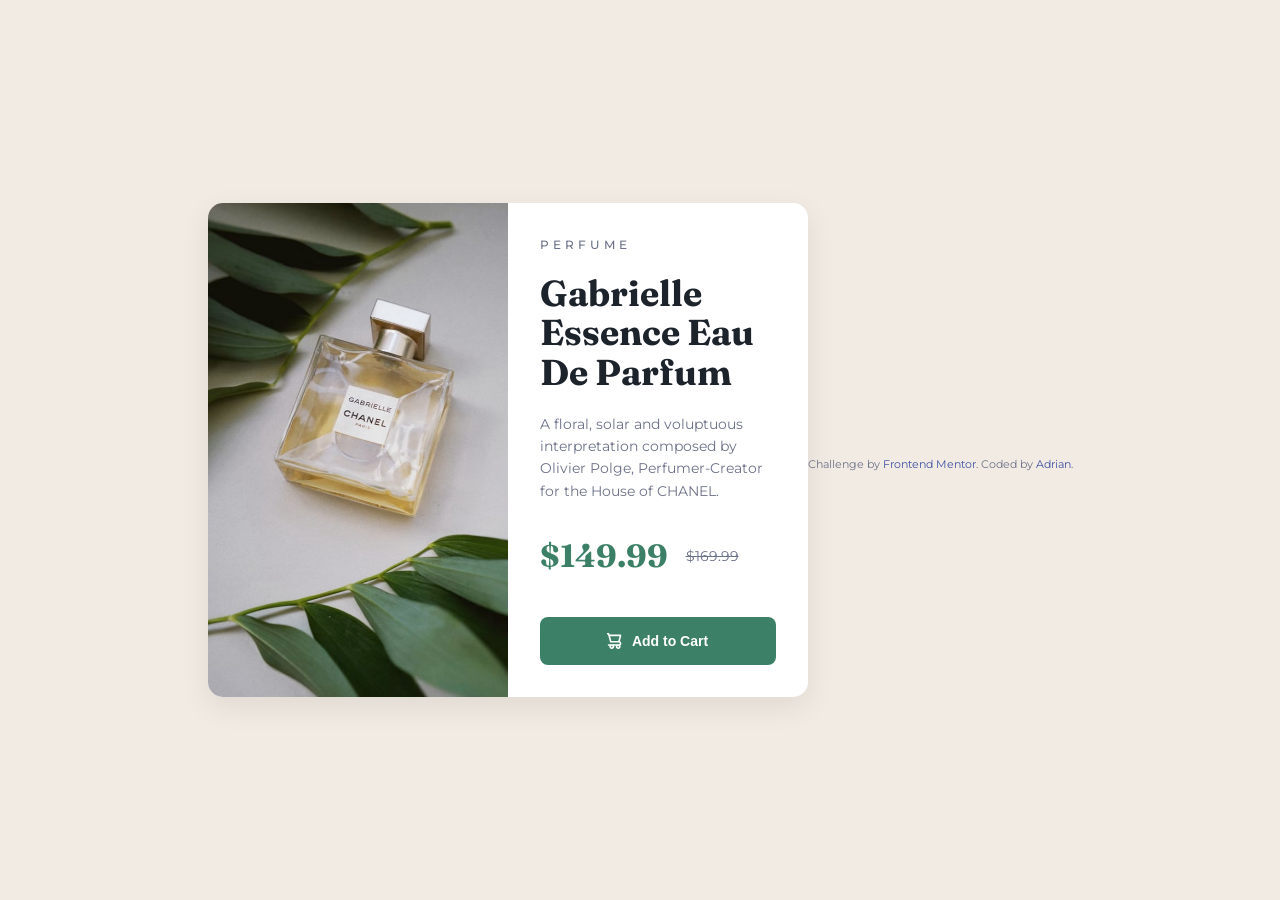
<file: zadanie teoretyczne/index.html>
<!DOCTYPE html>
<html lang="en">
<head>
  <meta charset="UTF-8">
  <meta name="viewport" content="width=device-width, initial-scale=1.0">
  <link rel="icon" type="image/png" sizes="32x32" href="./images/favicon-32x32.png">
  
  <title>Frontend Mentor | Product preview card component</title>
  
  <!-- Google Fonts -->
  <link rel="stylesheet" href="https://fonts.googleapis.com/css2?family=Montserrat:wght@500;700&family=Fraunces:wght@700&display=swap">
  
  <!-- CSS File -->
  <link rel="stylesheet" href="style.css">
</head>
<body>

  <main>
    <div class="card">
      <!-- Image -->
      <div class="image-container">
        <picture>
          <source media="(min-width: 768px)" srcset="./images/image-product-desktop.jpg">
          <img src="./images/image-product-mobile.jpg" 
               alt="Gabrielle Essence Eau De Parfum by Chanel" 
               class="product-image">
        </picture>
      </div>

      <!-- Content -->
      <div class="content">
        <p class="category">Perfume</p>
        
        <h1 class="title">Gabrielle Essence Eau De Parfum</h1>
        
        <p class="description">
          A floral, solar and voluptuous interpretation composed by Olivier Polge, 
          Perfumer-Creator for the House of CHANEL.
        </p>

        <div class="price-container">
          <span class="current-price">$149.99</span>
          <span class="original-price">$169.99</span>
        </div>

        <button class="add-to-cart" aria-label="Add to cart">
          <svg width="15" height="16" xmlns="http://www.w3.org/2000/svg" aria-hidden="true">
            <path d="M14.383 10.388a2.397 2.397 0 0 0-1.518-2.222l1.494-5.593a.8.8 0 0 0-.144-.695.8.8 0 0 0-.631-.28H2.637L2.373.591A.8.8 0 0 0 1.598 0H0v1.598h.983l1.982 7.4a.8.8 0 0 0 .799.59h8.222a.8.8 0 0 1 0 1.599H1.598a.8.8 0 1 0 0 1.598h.943a2.397 2.397 0 1 0 4.507 0h1.885a2.397 2.397 0 1 0 4.331-.376 2.397 2.397 0 0 0 1.12-2.021ZM11.26 7.99H4.395L3.068 3.196h9.477L11.26 7.991Zm-6.465 6.392a.8.8 0 1 1 0-1.598.8.8 0 0 1 0 1.598Zm6.393 0a.8.8 0 1 1 0-1.598.8.8 0 0 1 0 1.598Z" fill="#FFF"/>
          </svg>
          Add to Cart
        </button>
      </div>
    </div>
  </main>

  <div class="attribution">
    Challenge by <a href="https://www.frontendmentor.io?ref=challenge" target="_blank">Frontend Mentor</a>. 
    Coded by <a href="#">Adrian</a>.
  </div>

</body>
</html>
</file>
<file: zadanie teoretyczne/style.css>
:root {
  --green-500: hsl(158, 36%, 37%);
  --green-700: hsl(158, 42%, 18%);
  --black: hsl(212, 21%, 14%);
  --grey: hsl(228, 12%, 48%);
  --cream: hsl(30, 38%, 92%);
  --white: hsl(0, 0%, 100%);
}

* {
  margin: 0;
  padding: 0;
  box-sizing: border-box;
}

body {
  font-family: 'Montserrat', sans-serif;
  background-color: var(--cream);
  min-height: 100vh;
  display: flex;
  align-items: center;
  justify-content: center;
  padding: 20px;
  color: var(--black);
  line-height: 1.6;
}

.card {
  background-color: var(--white);
  border-radius: 15px;
  overflow: hidden;
  max-width: 600px;
  box-shadow: 0 10px 30px rgba(0, 0, 0, 0.08);
  display: flex;
  flex-direction: column;
}
.image-container {
  width: 100%;
}

.product-image {
  width: 100%;
  height: 100%;
  object-fit: cover;
  display: block;
}

.content {
  padding: 28px;
  display: flex;
  flex-direction: column;
  gap: 16px;
}

.category {
  font-size: 12px;
  letter-spacing: 4px;
  text-transform: uppercase;
  color: var(--grey);
  font-weight: 500;
}

.title   {
  font-family: 'Fraunces', serif;
  font-size: 32px;
  line-height: 1.1;
  font-weight: 700;
  color: var(--black);
}

.description {
  font-size: 14px;
  color: var(--grey);
}

.price-container {
  display: flex;
  align-items: center;
  gap: 18px;
  margin: 8px 0;
}

.current-price {
  font-family: 'Fraunces', serif;
  font-size: 32px;
  font-weight: 700;
  color: var(--green-500);
}

.original-price {
  font-size: 14px;
  color: var(--grey);
  text-decoration: line-through;
}

.add-to-cart {
  background-color: var(--green-500);
  color: white;
  border: none;
  border-radius: 8px;
  padding: 16px;
  font-size: 14px;
  font-weight: 700;
  display: flex;
  align-items: center;
  justify-content: center;
  gap:  10px;
  cursor: pointer;
  transition: background-color 0.3s ease;
  margin-top: 8px;
}

.add-to-cart:hover,
.add-to-cart:focus {
  background-color: var(--green-700);
}

.add-to-cart:focus {
  outline: 3px solid var(--green-700);
  outline-offset: 3px;
}

.add-to-cart svg {
  width: 15px;
  height: 16px;
}

@media ( min-width: 768px) {
  .card {
    flex-direction: row;
    max-width: 600px;
  }

  .image-container {
    width: 50%;
  }
  .content {
    width: 50%;
    padding : 32px;
    gap: 20px;
  }

  .title {
    font-size: 36px;
  }
}
.attribution {
  font-size: 11px;
  text-align: center;
  margin-top: 30px;
  color: var(--grey);
}

.attribution a {
  color: hsl(228, 45%, 44%);
  text-decoration: none;
}

.attribution a:hover {
  text-decoration : underline;
}
</file>
